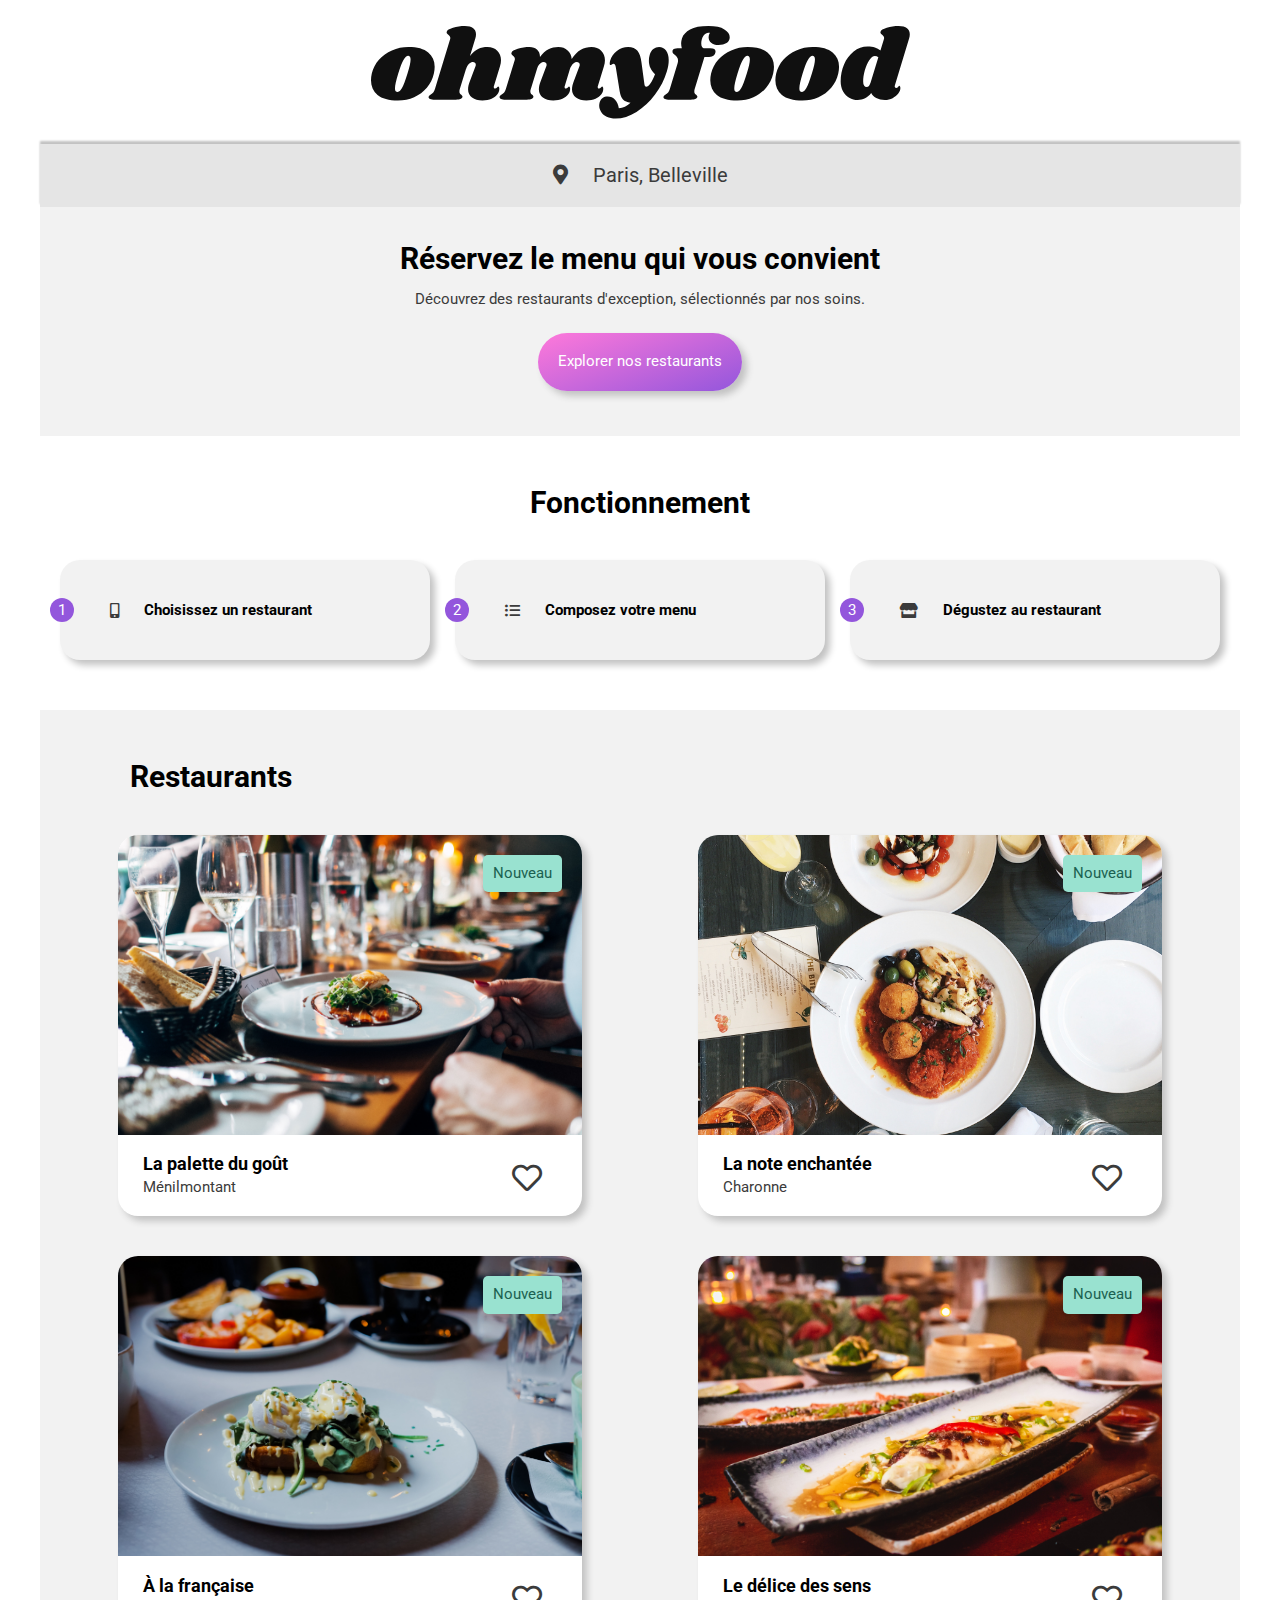
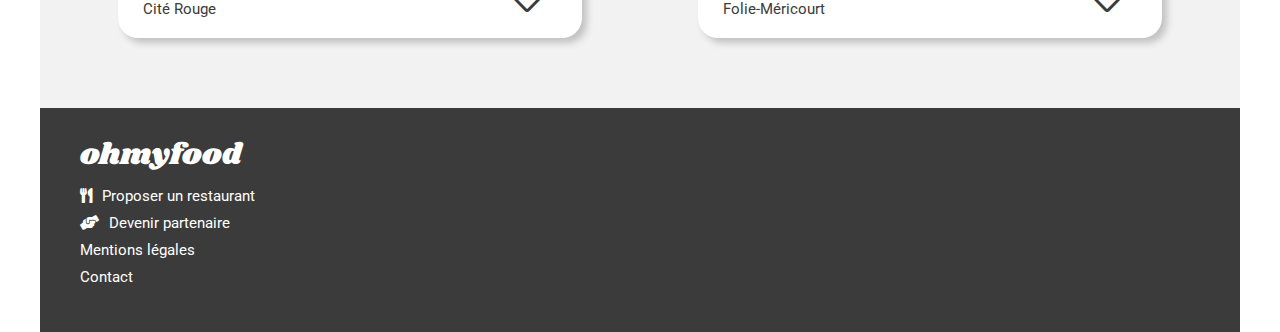
<file: index.html>
<!DOCTYPE html> 
<html lang="fr">
<head>
	<meta charset="utf-8" />
	<meta name="viewport" content="width=device-width, initial-scale=1" />
	<link rel="stylesheet" href="https://use.fontawesome.com/releases/v5.13.0/css/all.css" />
    <link rel="stylesheet" href="./css/normalize.css" />
	<link rel="stylesheet" href="./css/style.css" />
	<title>ohmyfood</title>
</head>

<body class="container">
    <div class="spinner">
            <img src="./img/logo/ohmyfood.png" alt="logo ohmyfood">
    </div>
    <div class="loading">
        <header>
            <a href="index.html"><img src="./img/logo/ohmyfood-svg.svg" alt="Logo ohmyfood"></a>
        </header>

        <main>
            <form class="location">  <!--Section1 Location-->
                <div class="location_display">  <!--Div Location-->
                    <i class="fas fa-map-marker-alt"></i>
                    Paris, Belleville
                </div>
                <div class="location_explore">  <!--Content-->
                    <h1>Réservez le menu qui vous convient</h1>
                    <p>Découvrez des restaurants d'exception, sélectionnés par nos soins.</p>
                    <button type="submit">Explorer nos restaurants</button>
                </div>
            </form>

            <section class="step"> <!--Section2 Steps-->
                <h2>Fonctionnement</h2>
                <div class="step_content">  <!--Step1-->
                    <span>1</span>
                    <i class="fas fa-mobile-alt"></i>
                    <p>Choisissez un restaurant</p>
                </div>
                <div class="step_content"> <!--Step2-->
                    <span>2</span>
                    <i class="fas fa-list-ul"></i>
                    <p>Composez votre menu</p>
                </div>
                <div class="step_content"> <!--Step3-->
                    <span>3</span>
                    <i class="fas fa-store"></i>
                    <p>Dégustez au restaurant</p>
                </div>
            </section>

            <section class="restaurant"> <!--Section3 Restaurants-->
                <h2>Restaurants</h2>
                <div class="restaurant_card">  <!--Restaurant La palette du goût-->
                    <a href="./la-palette-du-gout.html">
                        <div class="restaurant_card_new">Nouveau</div><!--New-->
                        <div class="restaurant_card_img"> <!--img-->
                            <img src="./img/restaurants/la-palette-du-gout.jpg" alt="Photo de plats">
                        </div>
                        <div class="restaurant_card_body"> <!--body-->
                            <div class="restaurant_card_body-left"> <!--body right-->
                                <h3>La palette du goût</h3>
                                <p>Ménilmontant</p>
                            </div>
                            <div class="restaurant_card_body-right like_heart"> <!--body left-->
                                <i class="far fa-heart"></i>
                                <i class="fas fa-heart"></i>
                            </div>
                        </div>
                    </a>    
                </div>
                <div class="restaurant_card">  <!--Restaurant La note enchantée-->
                    <a href="./la-note-enchantee.html">
                        <div class="restaurant_card_new">Nouveau</div><!--New-->
                        <div class="restaurant_card_img"> <!--img-->
                            <img src="./img/restaurants/la-note-enchantee.jpg" alt="Photo de plats">
                        </div>
                        <div class="restaurant_card_body"> <!--body-->
                            <div class="restaurant_card_body-left"> <!--body right-->
                                <h3>La note enchantée</h3>
                                <p>Charonne</p>
                            </div>
                            <div class="restaurant_card_body-right like_heart"> <!--body left-->
                                <i class="far fa-heart"></i>
                                <i class="fas fa-heart"></i>
                            </div>
                        </div>
                    </a>    
                </div>
                <div class="restaurant_card">  <!--Restaurant A la française-->
                    <a href="./a-la-francaise.html">
                        <div class="restaurant_card_new">Nouveau</div><!--New-->
                        <div class="restaurant_card_img"> <!--img-->
                            <img src="./img/restaurants/a-la-francaise.jpg" alt="Photo de plats">
                        </div>
                        <div class="restaurant_card_body"> <!--body-->
                            <div class="restaurant_card_body-left"> <!--body right-->
                                <h3>&Agrave; la française</h3>
                                <p>Cité Rouge</p>
                            </div>
                            <div class="restaurant_card_body-right like_heart"> <!--body left-->
                                <i class="far fa-heart"></i>
                                <i class="fas fa-heart"></i>
                            </div>
                        </div>
                    </a>
                </div>
                <div class="restaurant_card">  <!--Restaurant Le délice des sens-->
                    <a href="./le-delice-des-sens.html">
                        <div class="restaurant_card_new">Nouveau</div><!--New-->
                        <div class="restaurant_card_img"> <!--img-->
                            <img src="./img/restaurants/le-delice-des-sens.jpg" alt="Photo de plats">
                        </div>
                        <div class="restaurant_card_body"> <!--body-->
                            <div class="restaurant_card_body-left"> <!--body right-->
                                <h3>Le délice des sens</h3>
                                <p>Folie-Méricourt</p>
                            </div>
                            <div class="restaurant_card_body-right like_heart"> <!--body left-->
                                <i class="far fa-heart"></i>
                                <i class="fas fa-heart"></i>
                            </div>
                        </div>
                    </a>    
                </div>
            </section>
        </main>

        <footer>
            <a href="index.html"><p>ohmyfood</p></a>
            <ul>
                <li><a href="#"><i class="fas fa-utensils"></i>Proposer un restaurant</a></li>
                <li><a href="#"><i class="fas fa-hands-helping"></i>Devenir partenaire</a></li>
                <li><a href="#">Mentions légales</a></li>
                <li><a href="mailto:nom@example.com">Contact</a></li>
            </ul>
        </footer>
    </div>
</body>

</html>
</file>
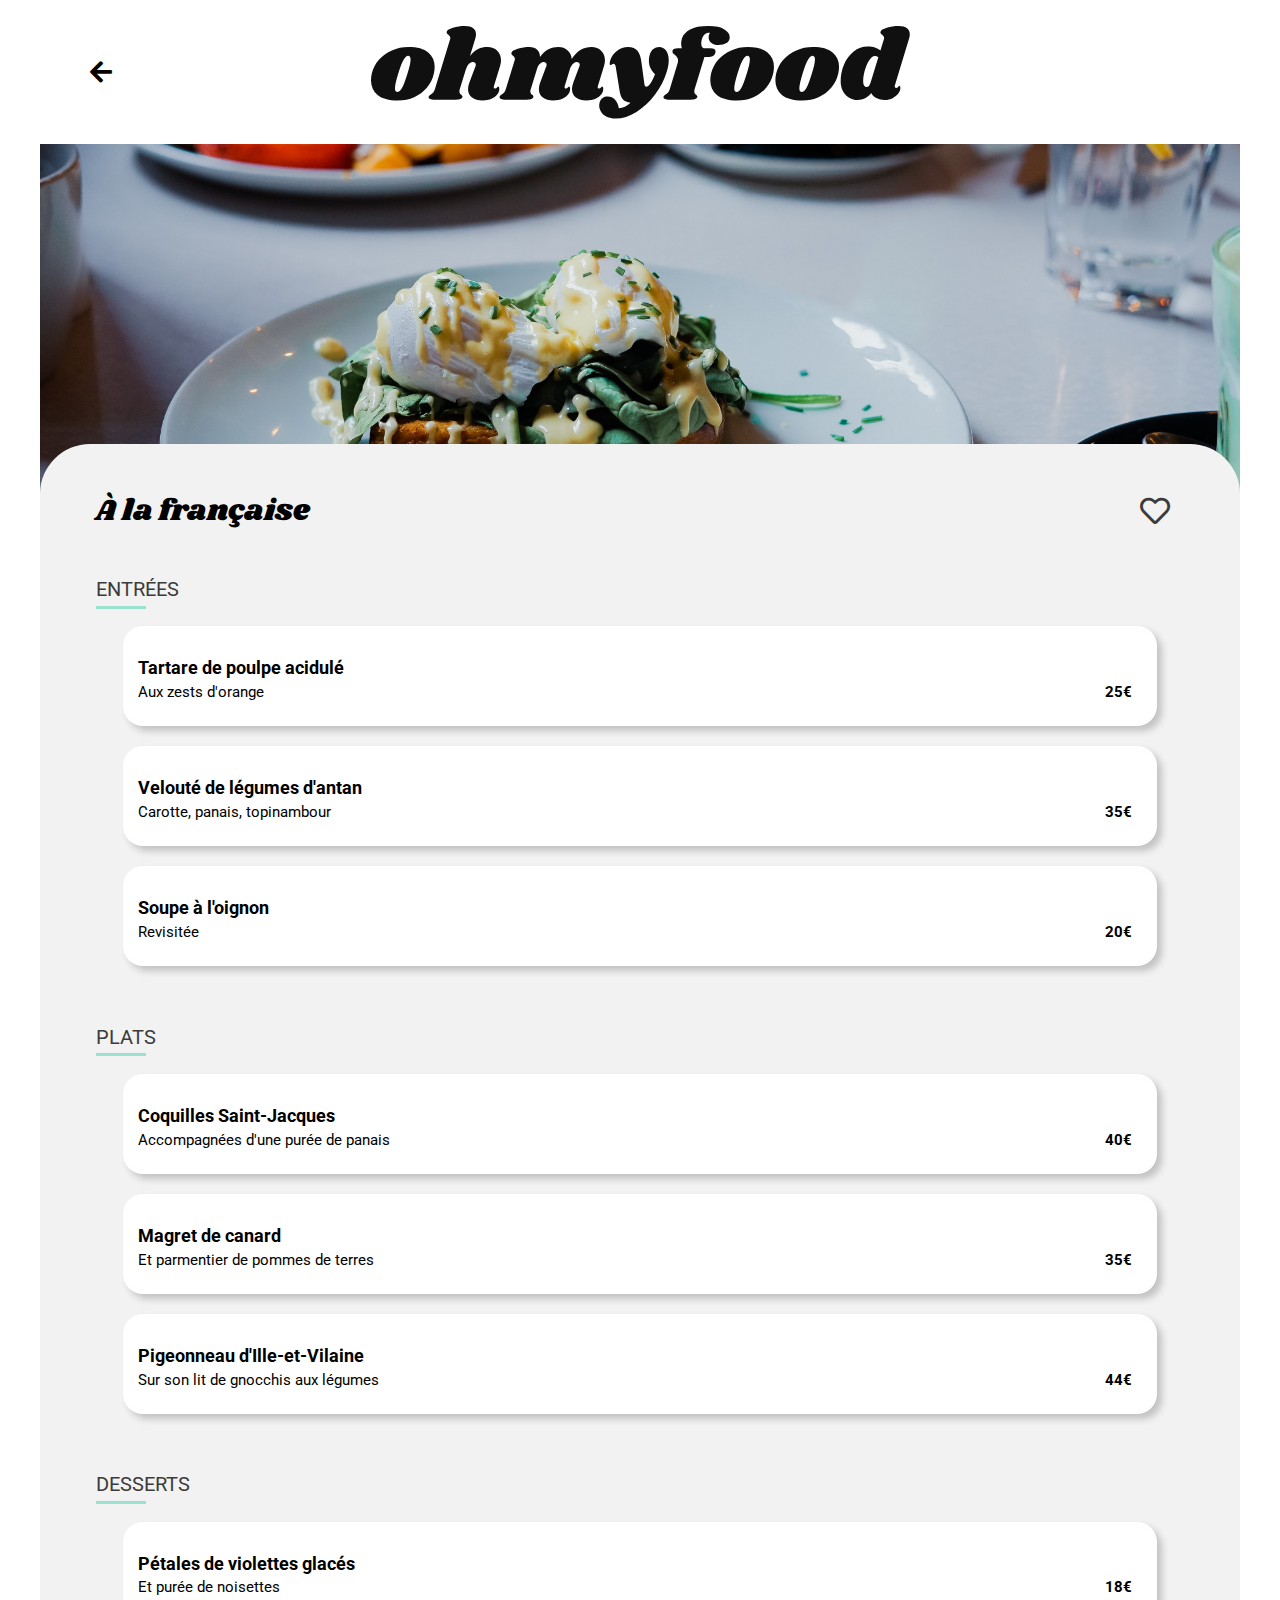
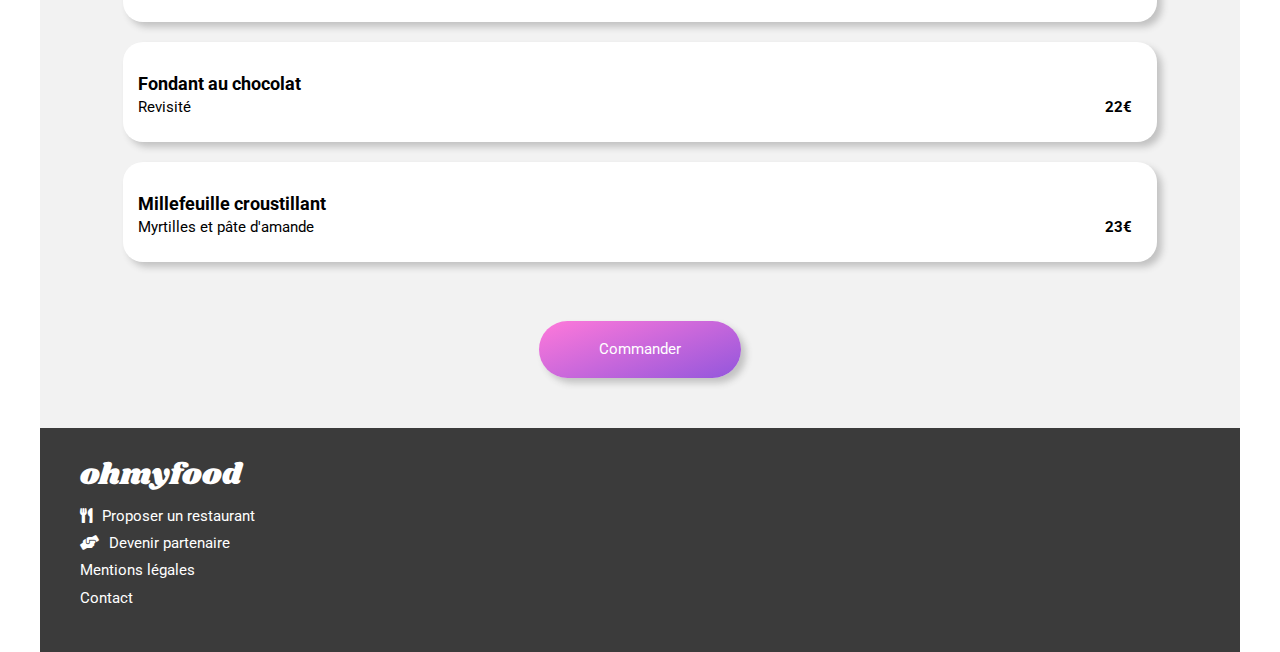
<file: a-la-francaise.html>
<!DOCTYPE html>
<html lang="fr">
    <head>
        <meta charset="utf-8" />
        <meta name="viewport" content="width=device-width, initial-scale=1" />
        <link rel="stylesheet" href="https://use.fontawesome.com/releases/v5.13.0/css/all.css" />
        <link rel="stylesheet" href="./css/normalize.css" />
        <link rel="stylesheet" href="./css/style.css" />
        <title>A la française</title>
    </head>

    <body class="container">
        <header>
            <a href="index.html">
                <img src="./img/logo/ohmyfood-svg.svg" alt="Logo ohmyfood">
                <i class="fas fa-arrow-left"></i>
            </a>
        </header>

        <main>
            <div class="bg_a-la-francaise"></div> <!--PHOTO-->
            <form class="form"> <!--MENU RESTAURANT-->
                <section class="form_title"> <!--NOM RESTAURANT-->
                    <h1>&Agrave; la française</h1>
                    <div class="like_heart">
                        <i class="far fa-heart"></i>
                        <i class="fas fa-heart"></i>
                    </div>
                </section>
                <fieldset class="form_order menu_sliding--1"> <!--ENTREES-->
                    <legend>entrées</legend> 
                    <div class="form_order_option"> <!--TARTARE-->
                        <input type="checkbox" id="tartare-poulpe">
                        <label class="price-one" for="tartare-poulpe">
                            <span class="animation"></span>
                            <span class="dish">Tartare de poulpe acidulé</span>
                            <span class="side_dish">Aux zests d'orange</span>
                        </label>
                    </div>
                    <div class="form_order_option"> <!--VELOUTE-->
                        <input type="checkbox" id="veloute-legumes">
                        <label class="price-two" for="veloute-legumes">
                            <span class="animation"></span>
                            <span class="dish">Velouté de légumes d'antan</span>
                            <span class="side_dish">Carotte, panais, topinambour</span>
                        </label>
                    </div>

                    <div class="form_order_option"> <!--SOUPE-->
                        <input type="checkbox" id="soupe-oignon">
                        <label class="price-three" for="soupe-oignon">
                            <span class="animation"></span>
                            <span class="dish">Soupe à l'oignon</span>
                            <span class="side_dish">Revisitée</span>
                        </label>
                    </div>
                </fieldset>
    
                <fieldset class="form_order menu_sliding--2"> <!--PLATS-->
                    <legend>plats</legend> 
                    <div class="form_order_option"> <!--COQUILLES ST JACQUES-->
                        <input type="checkbox" id="coquilles-st-jacques">
                        <label class="price-four" for="coquilles-st-jacques">
                            <span class="animation"></span>
                            <span class="dish">Coquilles Saint-Jacques</span>
                            <span class="side_dish">Accompagnées d'une purée de panais</span>
                        </label>
                    </div>
                    <div class="form_order_option"> <!--MAGRET-->
                        <input type="checkbox" id="magret-canard">
                        <label class="price-two" for="magret-canard">
                            <span class="animation"></span>
                            <span class="dish">Magret de canard</span>
                            <span class="side_dish">Et parmentier de pommes de terres</span>
                        </label>
                    </div>

                    <div class="form_order_option"> <!--PIGEONNEAU-->
                        <input type="checkbox" id="pigeonneau">
                        <label class="price-five" for="pigeonneau">
                            <span class="animation"></span>
                            <span class="dish">Pigeonneau d'Ille-et-Vilaine</span>
                            <span class="side_dish">Sur son lit de gnocchis aux légumes</span>
                        </label>
                    </div>
                </fieldset>

                <fieldset class="form_order menu_sliding--3"> <!--DESSERTS-->
                    <legend>desserts</legend> 
                    <div class="form_order_option"> <!--PETALES GLACES-->
                        <input type="checkbox" id="petales-glaces">
                        <label class="price-six" for="petales-glaces">
                            <span class="animation"></span>
                            <span class="dish">Pétales de violettes glacés</span>
                            <span class="side_dish">Et purée de noisettes</span>
                        </label>
                    </div>
                    <div class="form_order_option"> <!--FONDANT-->
                        <input type="checkbox" id="fondant-chocolat">
                        <label class="price-seven" for="fondant-chocolat">
                            <span class="animation"></span>
                            <span class="dish">Fondant au chocolat</span>
                            <span class="side_dish">Revisité</span>
                        </label>
                    </div>

                    <div class="form_order_option"> <!--MILLEFEUILLE-->
                        <input type="checkbox" id="millefeuille">
                        <label class="price-eight" for="millefeuille">
                            <span class="animation"></span>
                            <span class="dish">Millefeuille croustillant</span>
                            <span class="side_dish">Myrtilles et pâte d'amande</span>
                        </label>
                    </div>
                </fieldset>
                <button type="submit">Commander</button> <!--COMMANDER-->
            </form>
        </main>

        <footer>
            <a href="index.html"><p>ohmyfood</p></a>
            <ul>
                <li><a href="#"><i class="fas fa-utensils"></i>Proposer un restaurant</a></li>
                <li><a href="#"><i class="fas fa-hands-helping"></i>Devenir partenaire</a></li>
                <li><a href="#">Mentions légales</a></li>
                <li><a href="mailto:nom@example.com">Contact</a></li>
            </ul>
        </footer>
    </body>
</html>
</file>
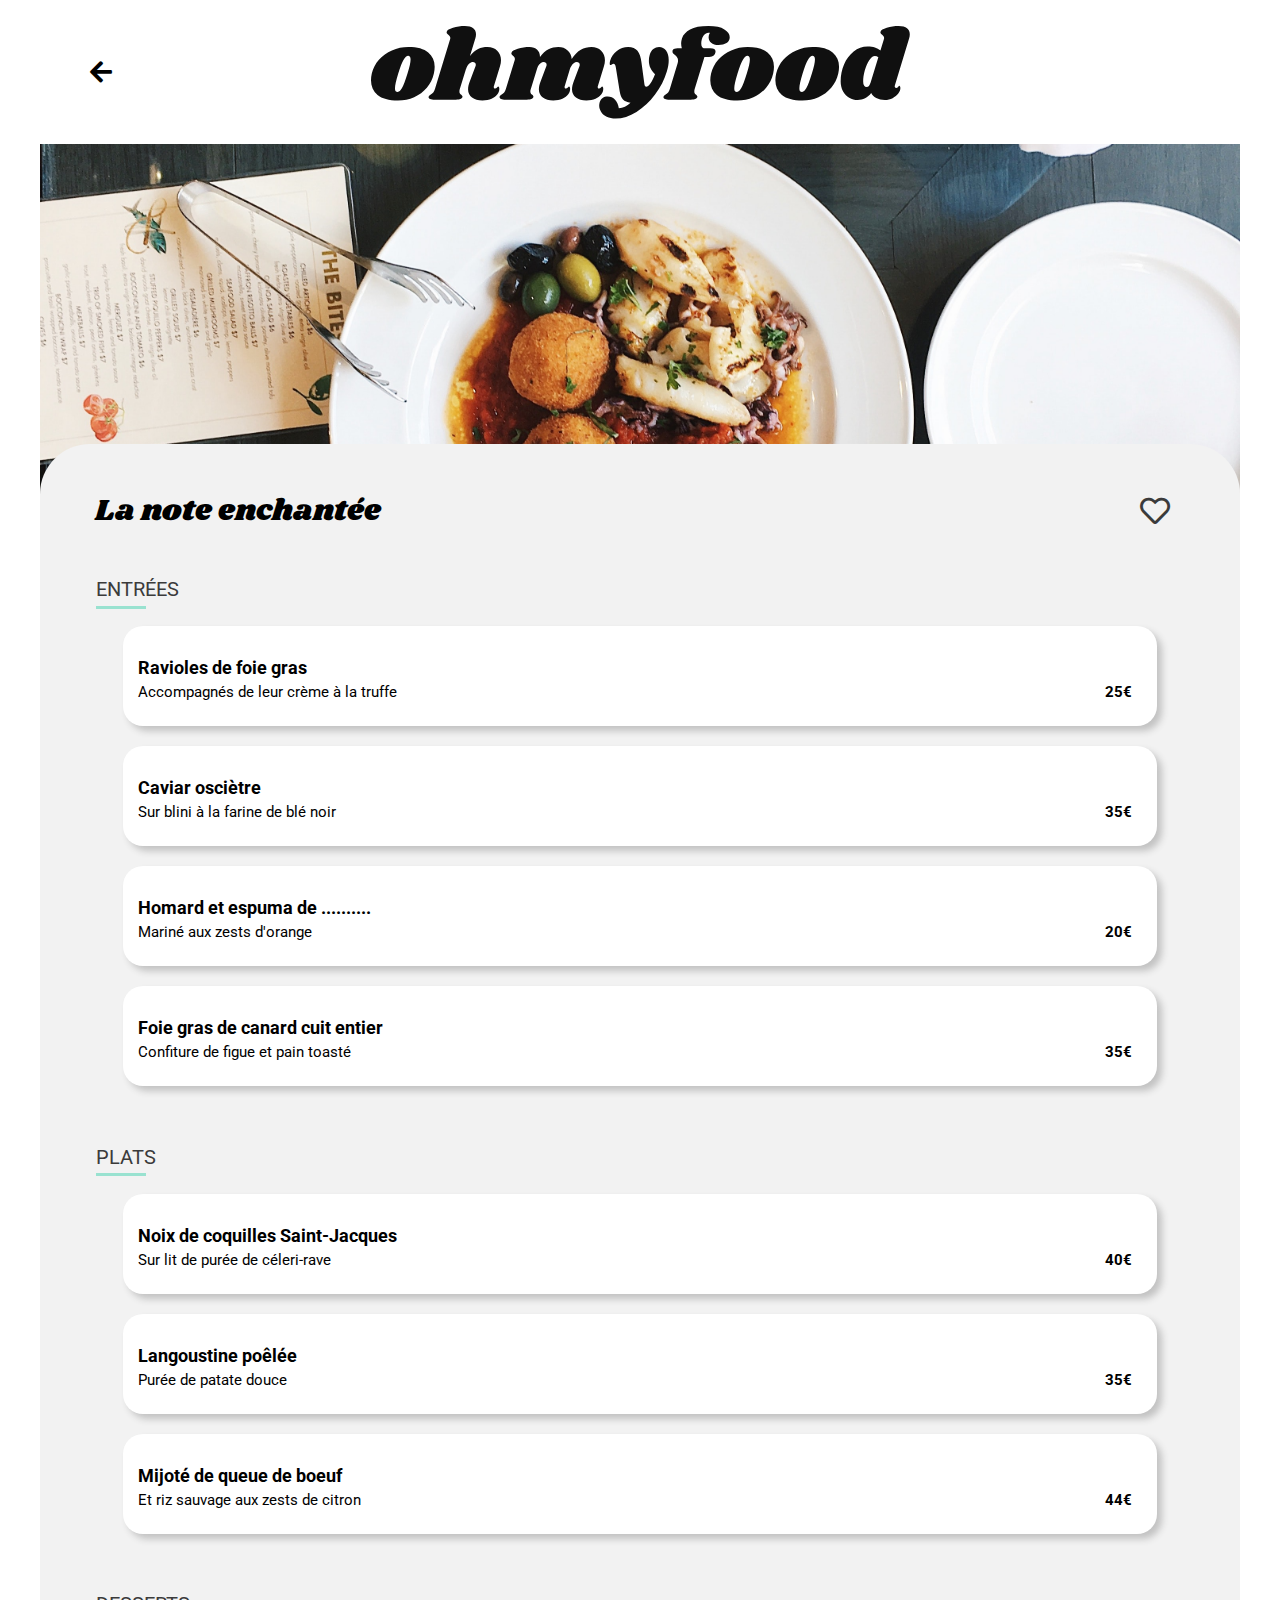
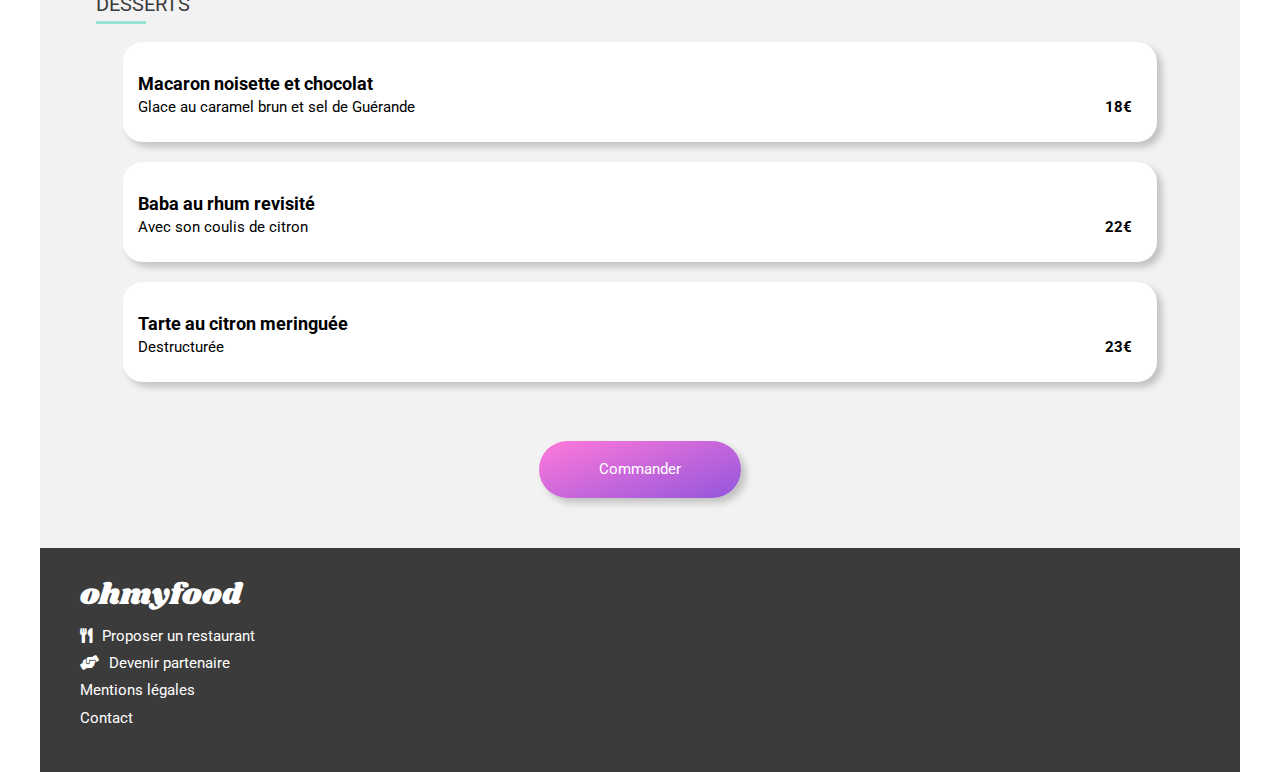
<file: la-note-enchantee.html>
<!DOCTYPE html>
<html lang="fr">
    <head>
        <meta charset="utf-8" />
        <meta name="viewport" content="width=device-width, initial-scale=1" />
        <link rel="stylesheet" href="https://use.fontawesome.com/releases/v5.13.0/css/all.css" />
        <link rel="stylesheet" href="./css/normalize.css" />
        <link rel="stylesheet" href="./css/style.css" />
        <title>La note enchantée</title>
    </head>

    <body class="container">
        <header>
            <a href="index.html">
                <img src="./img/logo/ohmyfood-svg.svg" alt="Logo ohmyfood">
                <i class="fas fa-arrow-left"></i>
            </a>
        </header>

        <main>
            <div class="bg_la-note-enchantee"></div> <!--PHOTO-->
            <form class="form"> <!--MENU RESTAURANT-->
                <section class="form_title"> <!--NOM RESTAURANT-->
                    <h1>La note enchantée</h1>
                    <div class="like_heart">
                        <i class="far fa-heart"></i>
                        <i class="fas fa-heart"></i>
                    </div>
                </section>
                <fieldset class="form_order menu_sliding--1"> <!--ENTREES-->
                    <legend>entrées</legend> 
                    <div class="form_order_option"> <!--RAVIOLES-->
                        <input type="checkbox" id="ravioles">
                        <label class="price-one" for="ravioles">
                            <span class="animation"></span>
                            <span class="dish">Ravioles de foie gras</span>
                            <span class="side_dish">Accompagnés de leur crème à la truffe</span>
                        </label>
                    </div>
                    <div class="form_order_option"> <!--CAVIAR-->
                        <input type="checkbox" id="caviar">
                        <label class="price-two" for="caviar">
                            <span class="animation"></span>
                            <span class="dish">Caviar osciètre</span>
                            <span class="side_dish">Sur blini à la farine de blé noir</span>
                        </label>
                    </div>

                    <div class="form_order_option"> <!--HOMARD-->
                        <input type="checkbox" id="homard-espuma">
                        <label class="price-three" for="homard-espuma">
                            <span class="animation"></span>
                            <span class="dish">Homard et espuma de ..........</span>
                            <span class="side_dish">Mariné aux zests d'orange</span>
                        </label>
                    </div>

                    <div class="form_order_option"> <!--FOIE GRAS-->
                        <input type="checkbox" id="foie-gras">
                        <label class="price-two" for="foie-gras">
                            <span class="animation"></span>
                            <span class="dish">Foie gras de canard cuit entier</span>
                            <span class="side_dish">Confiture de figue et pain toasté</span>
                        </label>
                    </div>
                </fieldset>
    
                <fieldset class="form_order menu_sliding--2"> <!--PLATS-->
                    <legend>plats</legend> 
                    <div class="form_order_option"> <!--NOIX COQUILLES ST JACQUES-->
                        <input type="checkbox" id="noix-coquilles">
                        <label class="price-four" for="noix-coquilles">
                            <span class="animation"></span>
                            <span class="dish">Noix de coquilles Saint-Jacques</span>
                            <span class="side_dish">Sur lit de purée de céleri-rave</span>
                        </label>
                    </div>
                    <div class="form_order_option"> <!--LANGOUSTINE-->
                        <input type="checkbox" id="langoustine">
                        <label class="price-two" for="langoustine">
                            <span class="animation"></span>
                            <span class="dish">Langoustine poêlée</span>
                            <span class="side_dish">Purée de patate douce</span>
                        </label>
                    </div>

                    <div class="form_order_option"> <!--MIJOTE-->
                        <input type="checkbox" id="mijote-boeuf">
                        <label class="price-five" for="mijote-boeuf">
                            <span class="animation"></span>
                            <span class="dish">Mijoté de queue de boeuf</span>
                            <span class="side_dish">Et riz sauvage aux zests de citron</span>
                        </label>
                    </div>
                </fieldset>

                <fieldset class="form_order menu_sliding--3"> <!--DESSERTS-->
                    <legend>desserts</legend> 
                    <div class="form_order_option"> <!--MACARON-->
                        <input type="checkbox" id="macaron-noisette">
                        <label class="price-six" for="macaron-noisette">
                            <span class="animation"></span>
                            <span class="dish">Macaron noisette et chocolat</span>
                            <span class="side_dish">Glace au caramel brun et sel de Guérande</span>
                        </label>
                    </div>
                    <div class="form_order_option"> <!--BABA-->
                        <input type="checkbox" id="baba-rhum">
                        <label class="price-seven" for="baba-rhum">
                            <span class="animation"></span>
                            <span class="dish">Baba au rhum revisité</span>
                            <span class="side_dish">Avec son coulis de citron</span>
                        </label>
                    </div>

                    <div class="form_order_option"> <!--TARTE-->
                        <input type="checkbox" id="tarte-meringue">
                        <label class="price-eight" for="tarte-meringue">
                            <span class="animation"></span>
                            <span class="dish">Tarte au citron meringuée</span>
                            <span class="side_dish">Destructurée</span>
                        </label>
                    </div>
                </fieldset>
                <button type="submit">Commander</button> <!--COMMANDER-->
            </form>
        </main>

        <footer>
            <a href="index.html"><p>ohmyfood</p></a>
            <ul>
                <li><a href="#"><i class="fas fa-utensils"></i>Proposer un restaurant</a></li>
                <li><a href="#"><i class="fas fa-hands-helping"></i>Devenir partenaire</a></li>
                <li><a href="#">Mentions légales</a></li>
                <li><a href="mailto:nom@example.com">Contact</a></li>
            </ul>
        </footer>
    </body>
</html>
</file>
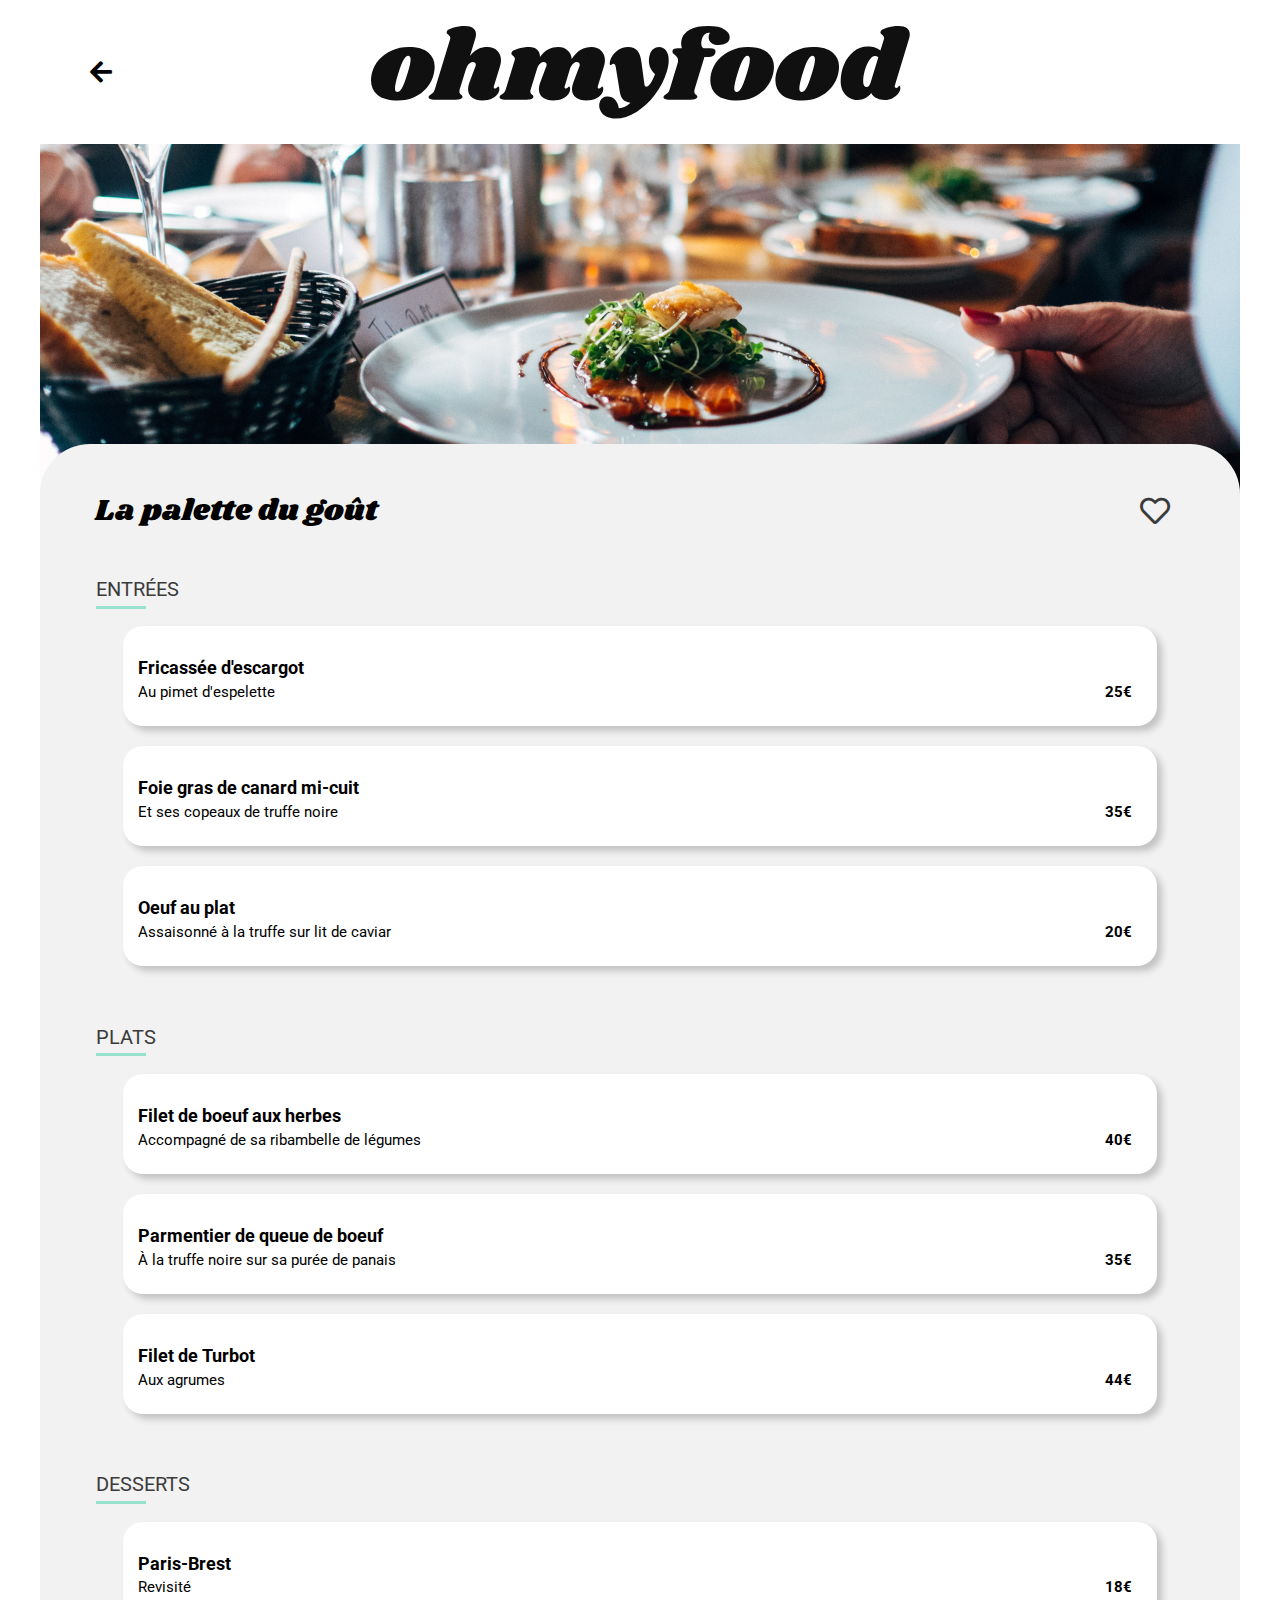
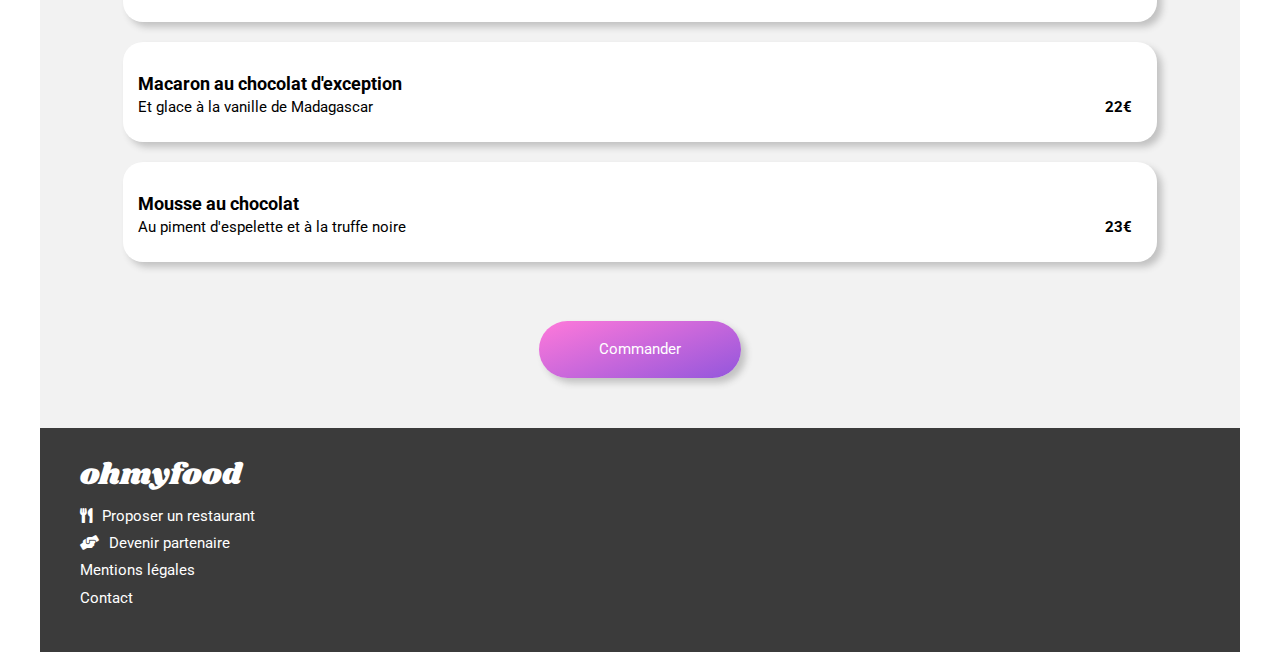
<file: la-palette-du-gout.html>
<!DOCTYPE html>
<html lang="fr">
    <head>
        <meta charset="utf-8" />
        <meta name="viewport" content="width=device-width, initial-scale=1" />
        <link rel="stylesheet" href="https://use.fontawesome.com/releases/v5.13.0/css/all.css" />
        <link rel="stylesheet" href="./css/normalize.css" />
        <link rel="stylesheet" href="./css/style.css" />
        <title>La palette du goût</title>
    </head>

    <body class="container">
        <header>
            <a href="index.html">
                <img src="./img/logo/ohmyfood-svg.svg" alt="Logo ohmyfood">
                <i class="fas fa-arrow-left"></i>
            </a>
        </header>

        <main>
            <div class="bg_la-palette-du-gout"></div> <!--PHOTO-->
            <form class="form"> <!--MENU RESTAURANT-->
                <section class="form_title"> <!--NOM RESTAURANT-->
                    <h1>La palette du goût</h1>
                    <div class="like_heart">
                        <i class="far fa-heart"></i>
                        <i class="fas fa-heart"></i>
                    </div>
                </section>
                <fieldset class="form_order menu_sliding--1"> <!--ENTREES-->
                    <legend>entrées</legend> 
                    <div class="form_order_option"> <!--FRICASSEE-->
                        <input type="checkbox" id="fricassee">
                        <label class="price-one" for="fricassee">
                            <span class="animation"></span>
                            <span class="dish">Fricassée d'escargot</span>
                            <span class="side_dish">Au pimet d'espelette</span>
                        </label>
                    </div>
                    <div class="form_order_option"> <!--FOIE GRAS-->
                        <input type="checkbox" id="foie-gras-canard">
                        <label class="price-two" for="foie-gras-canard">
                            <span class="animation"></span>
                            <span class="dish">Foie gras de canard mi-cuit</span>
                            <span class="side_dish">Et ses copeaux de truffe noire</span>
                        </label>
                    </div>

                    <div class="form_order_option"> <!--OEUF-->
                        <input type="checkbox" id="oeuf">
                        <label class="price-three" for="oeuf">
                            <span class="animation"></span>
                            <span class="dish">Oeuf au plat</span>
                            <span class="side_dish">Assaisonné à la truffe sur lit de caviar</span>
                        </label>
                    </div>
                </fieldset>
    
                <fieldset class="form_order menu_sliding--2"> <!--PLATS-->
                    <legend>plats</legend> 
                    <div class="form_order_option"> <!--FILET BOEUF-->
                        <input type="checkbox" id="filet-boeuf">
                        <label class="price-four" for="filet-boeuf">
                            <span class="animation"></span>
                            <span class="dish">Filet de boeuf aux herbes</span>
                            <span class="side_dish">Accompagné de sa ribambelle de légumes</span>
                        </label>
                    </div>
                    <div class="form_order_option"> <!--PARMENTIER-->
                        <input type="checkbox" id="parmentier">
                        <label class="price-two" for="parmentier">
                            <span class="animation"></span>
                            <span class="dish">Parmentier de queue de boeuf</span>
                            <span class="side_dish">&Agrave; la truffe noire sur sa purée de panais</span>
                        </label>
                    </div>

                    <div class="form_order_option"> <!--FILET TURBOT-->
                        <input type="checkbox" id="filet-turbot">
                        <label class="price-five" for="filet-turbot">
                            <span class="animation"></span>
                            <span class="dish">Filet de Turbot</span>
                            <span class="side_dish">Aux agrumes</span>
                        </label>
                    </div>
                </fieldset>

                <fieldset class="form_order menu_sliding--3"> <!--DESSERTS-->
                    <legend>desserts</legend> 
                    <div class="form_order_option"> <!--PARIS BREST-->
                        <input type="checkbox" id="paris-brest">
                        <label class="price-six" for="paris-brest">
                            <span class="animation"></span>
                            <span class="dish">Paris-Brest</span>
                            <span class="side_dish">Revisité</span>
                        </label>
                    </div>
                    <div class="form_order_option"> <!--MACARON-->
                        <input type="checkbox" id="macaron-chocolat">
                        <label class="price-seven" for="macaron-chocolat">
                            <span class="animation"></span>
                            <span class="dish">Macaron au chocolat d'exception</span>
                            <span class="side_dish">Et glace à la vanille de Madagascar</span>
                        </label>
                    </div>

                    <div class="form_order_option"> <!--MOUSSE-->
                        <input type="checkbox" id="mousse-chocolat">
                        <label class="price-eight" for="mousse-chocolat">
                            <span class="animation"></span>
                            <span class="dish">Mousse au chocolat</span>
                            <span class="side_dish">Au piment d'espelette et à la truffe noire</span>
                        </label>
                    </div>
                </fieldset>
                <button type="submit">Commander</button> <!--COMMANDER-->
            </form>
        </main>

        <footer>
            <a href="index.html"><p>ohmyfood</p></a>
            <ul>
                <li><a href="#"><i class="fas fa-utensils"></i>Proposer un restaurant</a></li>
                <li><a href="#"><i class="fas fa-hands-helping"></i>Devenir partenaire</a></li>
                <li><a href="#">Mentions légales</a></li>
                <li><a href="mailto:nom@example.com">Contact</a></li>
            </ul>
        </footer>
    </body>
</html>
</file>
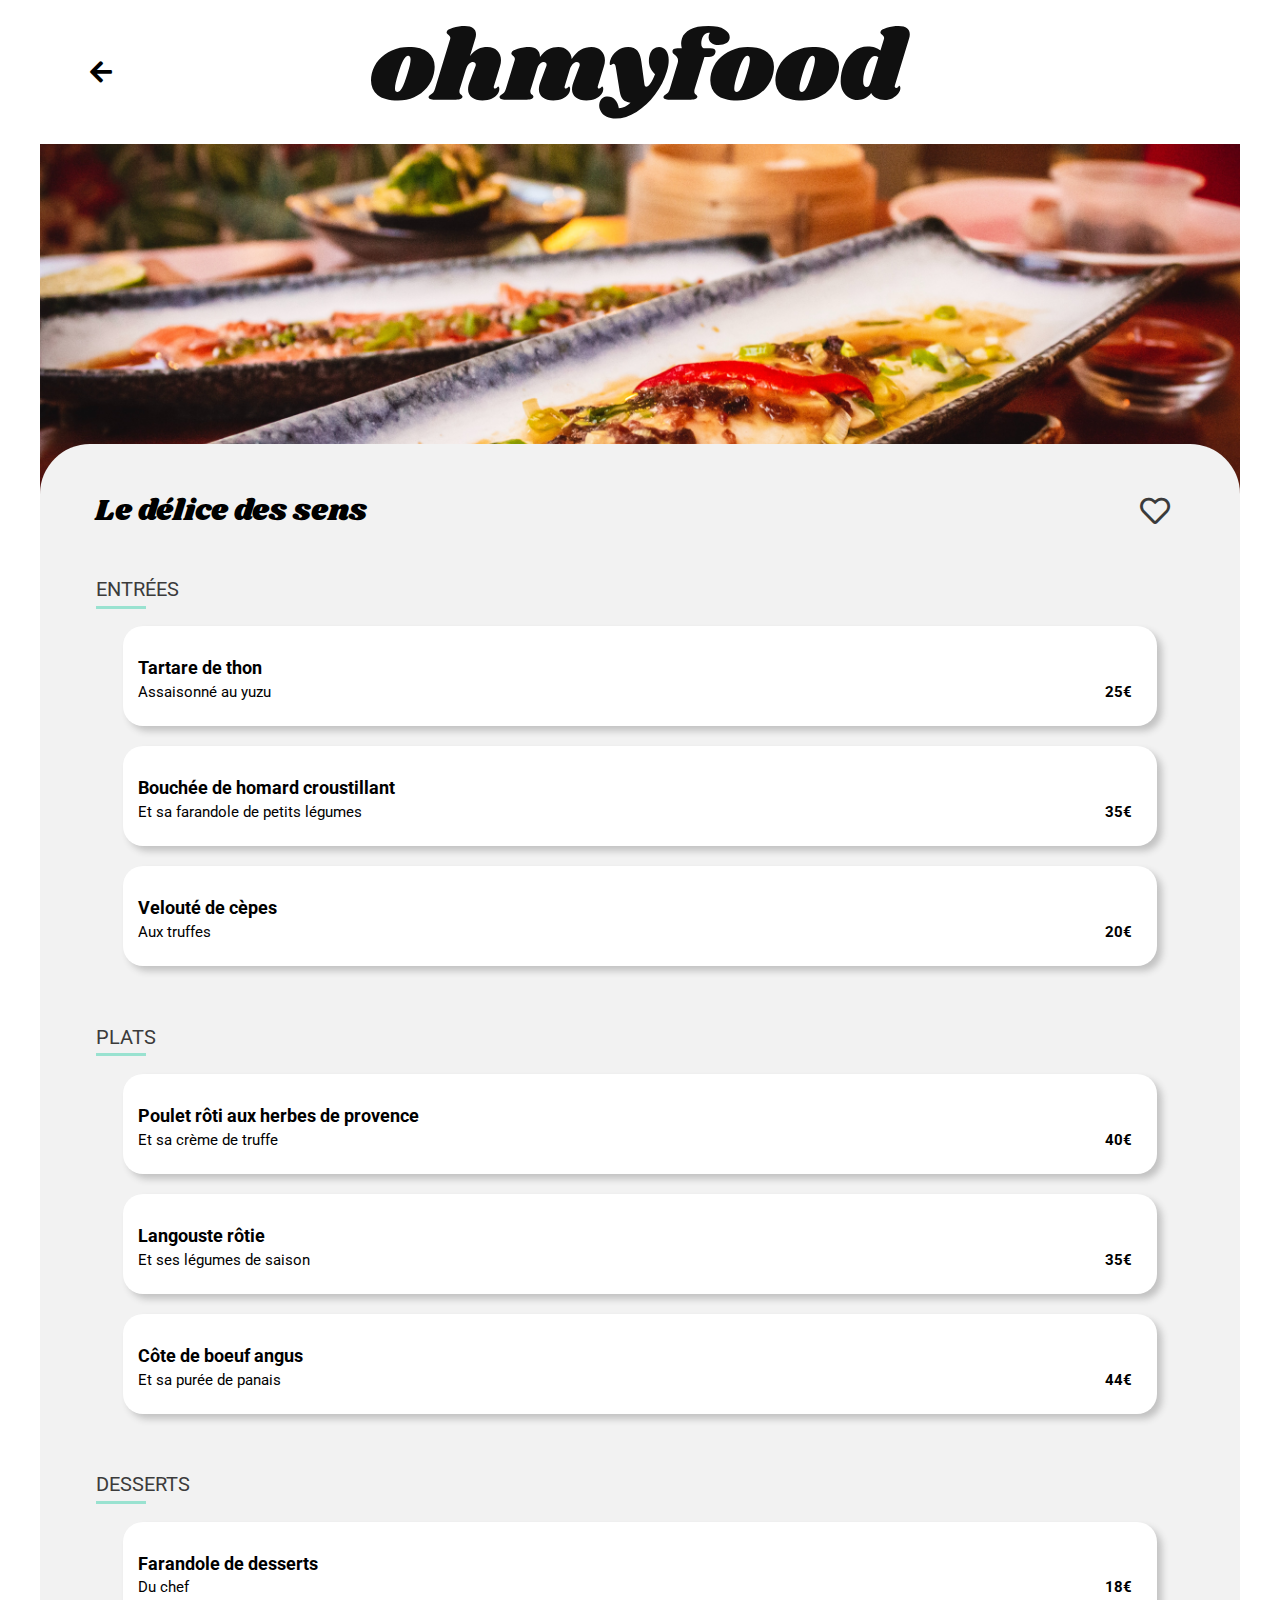
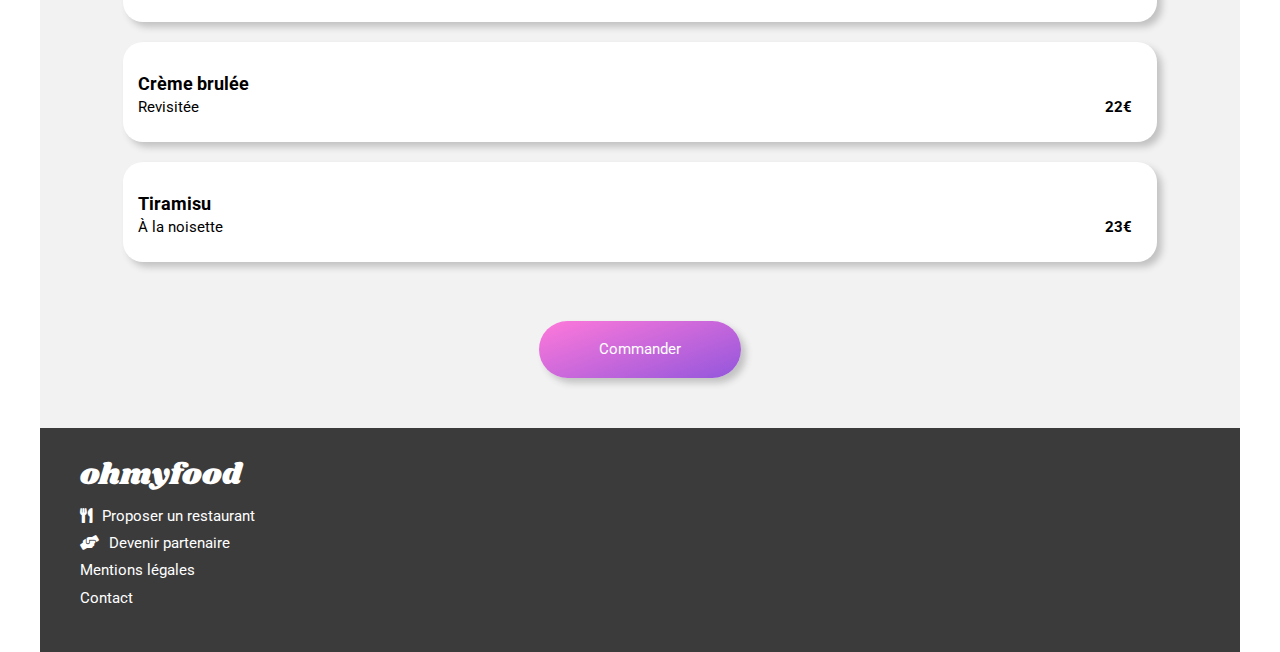
<file: le-delice-des-sens.html>
<!DOCTYPE html>
<html lang="fr">
    <head>
        <meta charset="utf-8" />
        <meta name="viewport" content="width=device-width, initial-scale=1" />
        <link rel="stylesheet" href="https://use.fontawesome.com/releases/v5.13.0/css/all.css" />
        <link rel="stylesheet" href="./css/normalize.css" />
        <link rel="stylesheet" href="./css/style.css" />
        <title>Le délice des sens</title>
    </head>

    <body class="container">
        <header>
            <a href="index.html">
                <img src="./img/logo/ohmyfood-svg.svg" alt="Logo ohmyfood">
                <i class="fas fa-arrow-left"></i>
            </a>
        </header>

        <main>
            <div class="bg_delice-des-sens"></div> <!--PHOTO-->
            <form class="form"> <!--MENU RESTAURANT-->
                <section class="form_title"> <!--NOM RESTAURANT-->
                    <h1>Le délice des sens</h1>
                    <div class="like_heart">
                        <i class="far fa-heart"></i>
                        <i class="fas fa-heart"></i>
                    </div>
                </section>
                <fieldset class="form_order menu_sliding--1"> <!--ENTREES-->
                    <legend>entrées</legend> 
                    <div class="form_order_option"> <!--TARTARE-->
                        <input type="checkbox" id="tartare-thon">
                        <label class="price-one" for="tartare-thon">
                            <span class="animation"></span>
                            <span class="dish">Tartare de thon</span>
                            <span class="side_dish">Assaisonné au yuzu</span>
                        </label>
                    </div>
                    <div class="form_order_option"> <!--HOMARD-->
                        <input type="checkbox" id="homard">
                        <label class="price-two" for="homard">
                            <span class="animation"></span>
                            <span class="dish">Bouchée de homard croustillant</span>
                            <span class="side_dish">Et sa farandole de petits légumes</span>
                        </label>
                    </div>

                    <div class="form_order_option"> <!--VELOUTE-->
                        <input type="checkbox" id="veloute-cepes">
                        <label class="price-three" for="veloute-cepes">
                            <span class="animation"></span>
                            <span class="dish">Velouté de cèpes</span>
                            <span class="side_dish">Aux truffes</span>
                        </label>
                    </div>
                </fieldset>
    
                <fieldset class="form_order menu_sliding--2"> <!--PLATS-->
                    <legend>plats</legend> 
                    <div class="form_order_option"> <!--POULET ROTI-->
                        <input type="checkbox" id="poulet-roti">
                        <label class="price-four" for="poulet-roti">
                            <span class="animation"></span>
                            <span class="dish">Poulet rôti aux herbes de provence</span>
                            <span class="side_dish">Et sa crème de truffe</span>
                        </label>
                    </div>
                    <div class="form_order_option"> <!--LANGOUSTE-->
                        <input type="checkbox" id="langouste">
                        <label class="price-two" for="langouste">
                            <span class="animation"></span>
                            <span class="dish">Langouste rôtie</span>
                            <span class="side_dish">Et ses légumes de saison</span>
                        </label>
                    </div>

                    <div class="form_order_option"> <!--BOEUF-->
                        <input type="checkbox" id="boeuf-angus">
                        <label class="price-five" for="boeuf-angus">
                            <span class="animation"></span>
                            <span class="dish">Côte de boeuf angus</span>
                            <span class="side_dish">Et sa purée de panais</span>
                        </label>
                    </div>
                </fieldset>

                <fieldset class="form_order menu_sliding--3"> <!--DESSERTS-->
                    <legend>desserts</legend> 
                    <div class="form_order_option"> <!--FARANDOLE-->
                        <input type="checkbox" id="farandole">
                        <label class="price-six" for="farandole">
                            <span class="animation"></span>
                            <span class="dish">Farandole de desserts</span>
                            <span class="side_dish">Du chef</span>
                        </label>
                    </div>
                    <div class="form_order_option"> <!--CREME BRULEE-->
                        <input type="checkbox" id="creme-brulee">
                        <label class="price-seven" for="creme-brulee">
                            <span class="animation"></span>
                            <span class="dish">Crème brulée</span>
                            <span class="side_dish">Revisitée</span>
                        </label>
                    </div>

                    <div class="form_order_option"> <!--TIRAMISU-->
                        <input type="checkbox" id="tiramisu">
                        <label class="price-eight" for="tiramisu">
                            <span class="animation"></span>
                            <span class="dish">Tiramisu</span>
                            <span class="side_dish">&Agrave; la noisette</span>
                        </label>
                    </div>
                </fieldset>
                <button type="submit">Commander</button> <!--COMMANDER-->
            </form>
        </main>

        <footer>
            <a href="index.html"><p>ohmyfood</p></a>
            <ul>
                <li><a href="#"><i class="fas fa-utensils"></i>Proposer un restaurant</a></li>
                <li><a href="#"><i class="fas fa-hands-helping"></i>Devenir partenaire</a></li>
                <li><a href="#">Mentions légales</a></li>
                <li><a href="mailto:nom@example.com">Contact</a></li>
            </ul>
        </footer>
    </body>
</html>
</file>
<file: css/style.css>
@charset "UTF-8";
@import url("https://fonts.googleapis.com/css2?family=Roboto:wght@100;300;400;500;700;900&display=swap");
@import url("https://fonts.googleapis.com/css2?family=Shrikhand&display=swap");
/*PRIX MENU*/
@keyframes moving-logo {
  0% {
    transform: scale(1);
    opacity: 1;
  }
  5% {
    transform: translateY(2.9rem);
  }
  40% {
    transform: scaleX(1.5);
  }
  90% {
    transform: translateY(5rem);
    opacity: 1;
  }
  100% {
    transform: scale(3);
    opacity: 0;
  }
}
.spinner {
  width: 100%;
  position: relative;
}
.spinner img {
  animation: moving-logo 3000ms forwards;
  opacity: 0;
  position: absolute;
  top: 29rem;
  right: 15%;
  width: 70%;
  margin: 0 auto;
  z-index: -1;
}

@keyframes sliding-page {
  0% {
    opacity: 0;
  }
  80% {
    opacity: 0;
  }
  100% {
    opacity: 1;
  }
}
.loading {
  animation: sliding-page 3500ms backwards;
}

/*ACCUEIL ICONE COEUR*/
@keyframes heart-opacity {
  0% {
    opacity: 0;
  }
  60% {
    opacity: 0.3;
  }
  80% {
    opacity: 0.5;
  }
  90% {
    opacity: 0.75;
  }
  95% {
    opacity: 0.8;
  }
  98% {
    opacity: 0.9;
  }
  100% {
    opacity: 1;
  }
}
.like_heart {
  height: 3rem;
  width: 3rem;
  position: relative;
}
.like_heart:hover > i.far.fa-heart {
  opacity: 0;
  transition: opacity 300ms;
}
.like_heart:hover > i.fas.fa-heart {
  opacity: 1;
  animation: heart-opacity 500ms cubic-bezier(0.04, 0.39, 1, 0.67) both;
}
.like_heart i.far.fa-heart {
  font-size: 3rem;
  position: absolute;
  right: 1.5rem;
  top: 0;
  cursor: pointer;
  color: #3b3b3b;
}
.like_heart i.fas.fa-heart {
  font-size: 3rem;
  position: absolute;
  right: 1.5rem;
  top: 0;
  cursor: pointer;
  background: linear-gradient(160deg, #ff79da, #9356dc);
  -webkit-background-clip: text;
  -webkit-text-fill-color: transparent;
  opacity: 0;
}

/*MENU ANIMATION*/
@keyframes menu {
  0% {
    transform: translateY(20rem);
    opacity: 0;
  }
  70%, 90% {
    opacity: 0.8;
  }
  100% {
    transform: translateY(0rem);
    opacity: 1;
  }
}
.menu_sliding--1 {
  animation: menu 500ms 150ms cubic-bezier(0.07, 0.54, 0, 0.85) both;
}
.menu_sliding--2 {
  animation: menu 500ms 300ms cubic-bezier(0.07, 0.54, 0, 0.85) both;
}
.menu_sliding--3 {
  animation: menu 500ms 450ms cubic-bezier(0.07, 0.54, 0, 0.85) both;
}

/*MENU AJOUT PLAT*/
/* <input> */
[type=checkbox]:not(:checked),
[type=checkbox]:checked {
  position: absolute;
  left: -99rem;
  top: 0;
}

/* <input> + <label> */
[type=checkbox]:not(:checked) + label,
[type=checkbox]:checked + label {
  position: relative;
  cursor: pointer;
}

/* <input> + <label::after> ICON CHECK*/
[type=checkbox]:not(:checked) + label::after,
[type=checkbox]:checked + label::after {
  content: "\f058";
  font-family: "Font Awesome 5 Free";
  font-weight: 900;
  position: absolute;
  bottom: 2rem;
  right: 1.5rem;
  margin: 0 1.5rem;
  font-size: 3rem;
  color: #fff;
  transition: all 0.25s ease-in-out;
}
@media only screen and (min-width: 768px) {
  [type=checkbox]:not(:checked) + label::after,
[type=checkbox]:checked + label::after {
    bottom: 3.3rem;
  }
}

/* Animation - Non cochée - ICON CHECK */
[type=checkbox]:not(:checked) + label::after {
  opacity: 0;
  transform: translateX(5rem);
}

/* Animation - Cochée ICON CHECK*/
[type=checkbox]:checked + label::after {
  opacity: 1;
  transform: translateX(0) rotate(2turn);
}

/* <input> + <label span::after> CHECK BACKGROUND */
[type=checkbox]:not(:checked) + label .animation::after,
[type=checkbox]:checked + label .animation::after {
  content: "";
  position: absolute;
  right: 0;
  top: 0;
  width: 9rem;
  height: 100%;
  background-color: #99e2d0;
  border-radius: 0 2rem 2rem 0;
  transition: all 0.2s ease-in-out;
}

/* Animation - Non cochée - CHECK BACKGROUND*/
[type=checkbox]:not(:checked) + label .animation::after {
  opacity: 0;
  transform: translateX(5rem);
}

/* Animation - Cochée - CHECK BACKGROUND*/
[type=checkbox]:checked + label .animation::after {
  opacity: 1;
  transform: translateX(0);
}

/* Animation - Cochée - DISH*/
[type=checkbox]:checked + label span.dish {
  white-space: nowrap;
  overflow: hidden;
  text-overflow: ellipsis;
  width: 45%;
}

/* Animation - Cochée - SIDE DISH*/
[type=checkbox]:checked + label span.side_dish {
  white-space: nowrap;
  overflow: hidden;
  text-overflow: ellipsis;
  width: 45%;
}

/* Animation - cochée - PRIX*/
[type=checkbox]:checked + label::before {
  opacity: 1;
  transform: translateX(-9rem);
}

/* PERSONNALISE PRIX */
/* <input> + <label::before> PRIX */
[type=checkbox]:not(:checked) + .price-one::before,
[type=checkbox]:checked + .price-one::before {
  content: "25€";
  font-weight: bold;
  position: absolute;
  right: 2.5rem;
  bottom: 1.5rem;
  transition: all 0.275s ease-in-out;
}
@media only screen and (min-width: 768px) {
  [type=checkbox]:not(:checked) + .price-one::before,
[type=checkbox]:checked + .price-one::before {
    bottom: 2.5rem;
  }
}

[type=checkbox]:not(:checked) + .price-two::before,
[type=checkbox]:checked + .price-two::before {
  content: "35€";
  font-weight: bold;
  position: absolute;
  right: 2.5rem;
  bottom: 1.5rem;
  transition: all 0.275s ease-in-out;
}
@media only screen and (min-width: 768px) {
  [type=checkbox]:not(:checked) + .price-two::before,
[type=checkbox]:checked + .price-two::before {
    bottom: 2.5rem;
  }
}

[type=checkbox]:not(:checked) + .price-three::before,
[type=checkbox]:checked + .price-three::before {
  content: "20€";
  font-weight: bold;
  position: absolute;
  right: 2.5rem;
  bottom: 1.5rem;
  transition: all 0.275s ease-in-out;
}
@media only screen and (min-width: 768px) {
  [type=checkbox]:not(:checked) + .price-three::before,
[type=checkbox]:checked + .price-three::before {
    bottom: 2.5rem;
  }
}

[type=checkbox]:not(:checked) + .price-four::before,
[type=checkbox]:checked + .price-four::before {
  content: "40€";
  font-weight: bold;
  position: absolute;
  right: 2.5rem;
  bottom: 1.5rem;
  transition: all 0.275s ease-in-out;
}
@media only screen and (min-width: 768px) {
  [type=checkbox]:not(:checked) + .price-four::before,
[type=checkbox]:checked + .price-four::before {
    bottom: 2.5rem;
  }
}

[type=checkbox]:not(:checked) + .price-five::before,
[type=checkbox]:checked + .price-five::before {
  content: "44€";
  font-weight: bold;
  position: absolute;
  right: 2.5rem;
  bottom: 1.5rem;
  transition: all 0.275s ease-in-out;
}
@media only screen and (min-width: 768px) {
  [type=checkbox]:not(:checked) + .price-five::before,
[type=checkbox]:checked + .price-five::before {
    bottom: 2.5rem;
  }
}

[type=checkbox]:not(:checked) + .price-six::before,
[type=checkbox]:checked + .price-six::before {
  content: "18€";
  font-weight: bold;
  position: absolute;
  right: 2.5rem;
  bottom: 1.5rem;
  transition: all 0.275s ease-in-out;
}
@media only screen and (min-width: 768px) {
  [type=checkbox]:not(:checked) + .price-six::before,
[type=checkbox]:checked + .price-six::before {
    bottom: 2.5rem;
  }
}

[type=checkbox]:not(:checked) + .price-seven::before,
[type=checkbox]:checked + .price-seven::before {
  content: "22€";
  font-weight: bold;
  position: absolute;
  right: 2.5rem;
  bottom: 1.5rem;
  transition: all 0.275s ease-in-out;
}
@media only screen and (min-width: 768px) {
  [type=checkbox]:not(:checked) + .price-seven::before,
[type=checkbox]:checked + .price-seven::before {
    bottom: 2.5rem;
  }
}

[type=checkbox]:not(:checked) + .price-eight::before,
[type=checkbox]:checked + .price-eight::before {
  content: "23€";
  font-weight: bold;
  position: absolute;
  right: 2.5rem;
  bottom: 1.5rem;
  transition: all 0.275s ease-in-out;
}
@media only screen and (min-width: 768px) {
  [type=checkbox]:not(:checked) + .price-eight::before,
[type=checkbox]:checked + .price-eight::before {
    bottom: 2.5rem;
  }
}

/*BACKGROUND*/
.bg_delice-des-sens {
  background: url("../img/restaurants/le-delice-des-sens.jpg") no-repeat center center;
  background-size: cover;
  height: 35rem;
}

.bg_a-la-francaise {
  background: url("../img/restaurants/a-la-francaise.jpg") no-repeat center center;
  background-size: cover;
  height: 35rem;
}

.bg_la-note-enchantee {
  background: url("../img/restaurants/la-note-enchantee.jpg") no-repeat center center;
  background-size: cover;
  height: 35rem;
}

.bg_la-palette-du-gout {
  background: url("../img/restaurants/la-palette-du-gout.jpg") no-repeat center center;
  background-size: cover;
  height: 35rem;
}

html {
  font-size: 62.5%;
}

* {
  box-sizing: border-box;
}

img {
  max-width: 100%;
}

body {
  font-family: "Roboto", sans-serif, Arial, Helvetica, sans-serif;
  color: #000;
  font-size: 1.5rem;
}

.container {
  max-width: 767px;
  margin: 0 auto;
}

h1, h2 {
  margin: 0;
  font-size: 3rem;
}

h3 {
  margin: 0;
}

p {
  color: #3b3b3b;
}

a {
  text-decoration: none;
  color: #000;
}

button {
  color: #fff;
  background: linear-gradient(160deg, #ff79da, #9356dc);
  border: none;
  border-radius: 3rem;
  padding: 2rem;
  margin: 1rem 0;
  box-shadow: 0.5rem 0.5rem 0.7rem #c2c2c2;
  cursor: pointer;
  transition-duration: 300ms;
}
button:hover {
  box-shadow: 0.7rem 0.7rem 1rem #c2c2c2;
  opacity: 0.8;
}

header {
  text-align: center;
  position: relative;
}
header a {
  display: flex;
  align-items: center;
}
header a img {
  width: 45%;
  margin: 2.5rem auto;
  transition-duration: 500ms;
}
header a img:hover {
  transform: scale(1.2);
}
header a i {
  font-size: 2.5rem;
  position: absolute;
  left: 5rem;
  transition: transform 500ms;
}
header a i:hover {
  transform: scale(1.2);
}

.location {
  text-align: center;
}
.location_display {
  background-color: #e5e5e5;
  padding: 2rem;
  font-size: 2rem;
  color: #3b3b3b;
  box-shadow: 0 -0.3rem 0.2rem #c2c2c2;
}
.location_display i {
  margin-right: 2rem;
  color: #3b3b3b;
}
.location_explore {
  background-color: #f2f2f2;
  padding: 3.5rem 1rem;
}
.location_explore h1 {
  padding: 0 4.5rem;
}
.location_explore p {
  white-space: normal;
}
.location_explore button {
  margin: 1rem 0;
}

.step {
  padding: 5rem 2rem;
}
.step h2 {
  margin-bottom: 4rem;
}
.step_content {
  display: flex;
  align-items: center;
  flex: 1;
  border-radius: 2rem;
  background-color: #f2f2f2;
  position: relative;
  padding: 0.5rem 0;
  margin-left: 1rem;
  box-shadow: 0.5rem 0.5rem 0.7rem #c2c2c2;
  transition-duration: 300ms;
}
.step_content:hover {
  background-color: #e9ddf8;
  box-shadow: 0.7rem 0.7rem 1rem #c2c2c2;
  opacity: 0.8;
}
.step_content:hover i {
  color: #9356dc;
}
.step_content span {
  background-color: #9356dc;
  border-radius: 5rem;
  color: #fff;
  padding: 0.35rem 0.8rem;
  position: absolute;
  left: -1rem;
}
.step_content i {
  margin: 0 2.5rem 0 4rem;
  color: #3b3b3b;
}
.step_content p {
  font-weight: bold;
  color: #000;
}
.step_content:nth-of-type(2) {
  margin: 2.5rem 0 2.5rem 1rem;
}

.restaurant {
  padding: 5rem 2rem;
  background-color: #f2f2f2;
}
.restaurant_card {
  position: relative;
  background-color: #fff;
  border-radius: 2rem;
  margin: 3rem 0;
  box-shadow: 0.5rem 0.5rem 0.7rem #c2c2c2;
  transition-duration: 300ms;
}
.restaurant_card:hover {
  box-shadow: 0.7rem 0.7rem 1rem #c2c2c2;
  opacity: 0.8;
}
.restaurant_card_new {
  position: absolute;
  top: 2rem;
  right: 2rem;
  background-color: #99e2d0;
  color: #1b6150;
  padding: 1rem;
  border-radius: 0.5rem;
}
.restaurant_card_img img {
  object-fit: cover;
  height: 20rem;
  width: 100%;
  border-radius: 2rem 2rem 0 0;
}
.restaurant_card_body {
  display: flex;
  justify-content: space-between;
  align-items: center;
  padding: 1.5rem 2.5rem;
}
.restaurant_card_body-left p {
  margin: 0.5rem 0;
}

footer {
  background-color: #3b3b3b;
  padding: 3rem 2rem;
}
footer p {
  color: #fff;
  font-family: "Shrikhand", cursive, Arial, Helvetica, sans-serif;
  font-weight: normal;
  font-size: 3rem;
  margin: 0 2rem;
}
footer p:hover {
  text-shadow: 0.3rem 0.3rem 0.5rem #9356dc;
}
footer img {
  background: #fff;
}
footer ul {
  padding: 0 2rem;
}
footer ul li {
  list-style: none;
  margin-bottom: 1rem;
}
footer ul li a {
  color: #fff;
}
footer ul li a:hover {
  text-shadow: 0.3rem 0.3rem 0.5rem #9356dc;
}
footer ul li i {
  color: #fff;
  margin-right: 1rem;
}

/*PAGE MENU*/
.form {
  width: 100%;
  display: flex;
  flex-direction: column;
  background: #f2f2f2;
  margin-top: -5rem;
  padding: 0 2rem;
  border-radius: 5rem 5rem 0 0;
}
.form_title {
  display: flex;
  justify-content: space-between;
  align-items: center;
  padding: 5rem 1.5rem;
}
.form_title h1 {
  font-family: "Shrikhand", cursive, Arial, Helvetica, sans-serif;
  font-weight: normal;
  width: 80%;
}
.form_title i {
  font-size: 3rem;
}
.form_order {
  border: none;
  margin: 0 0 5rem 0;
}
.form_order legend {
  text-transform: uppercase;
  font-size: 2rem;
  color: #3b3b3b;
  position: relative;
}
.form_order legend::before {
  content: "";
  position: absolute;
  bottom: -0.75rem;
  left: 0;
  border-bottom: 0.3rem solid #99e2d0;
  width: 5rem;
}
.form_order_option {
  background-color: #fff;
  border-radius: 2rem;
  box-shadow: 0.5rem 0.5rem 0.7rem #c2c2c2;
  display: flex;
  margin-top: 2rem;
  transition-duration: 300ms;
}
.form_order_option:hover span.side_dish {
  color: #99e2d0;
}
.form_order_option label {
  width: 100%;
  display: flex;
  flex-direction: column;
}
.form_order_option label span.dish {
  width: 75%;
  font-weight: bold;
  font-size: 1.8rem;
  margin: 1.5rem 1.5rem 0.5rem 1.5rem;
}
.form_order_option label span.side_dish {
  width: 75%;
  margin: 0 1.5rem 1.5rem 1.5rem;
}
.form button {
  padding: 2rem 6rem;
  margin: 0 auto 5rem auto;
}

@media only screen and (min-width: 768px) {
  .container {
    max-width: 1200px;
  }

  .step {
    display: flex;
    flex-wrap: wrap;
  }
  .step h2 {
    flex-basis: 100%;
    text-align: center;
  }
  .step_content {
    height: 10rem;
    width: 35rem;
    margin: 0 auto;
  }
  .step_content:nth-of-type(2) {
    margin: 0 2.5rem;
  }
  .step_content i {
    margin: 0 2.5rem 0 5rem;
  }
  .step_content p {
    margin-right: 2rem;
  }

  .restaurant {
    display: flex;
    flex-wrap: wrap;
  }
  .restaurant h2 {
    flex-basis: 100%;
    padding: 0 0 2rem 7rem;
  }
  .restaurant_card {
    width: 40%;
    margin: 2rem auto;
  }
  .restaurant_card img {
    height: 30rem;
  }

  .form_title {
    padding: 5rem 3.5rem;
  }
  .form_order {
    display: flex;
    flex-wrap: wrap;
    justify-content: space-evenly;
    margin: 0 2.5rem 5rem 2.5rem;
  }
  .form_order_option {
    width: 95%;
    height: 10rem;
    align-items: center;
  }
  .form_order_option label {
    height: 100%;
    display: flex;
    justify-content: flex-end;
  }
  .form_order_option label span.side_dish {
    margin: 0 1.5rem 2.5rem 1.5rem;
  }
}

/*# sourceMappingURL=style.css.map */
</file>
